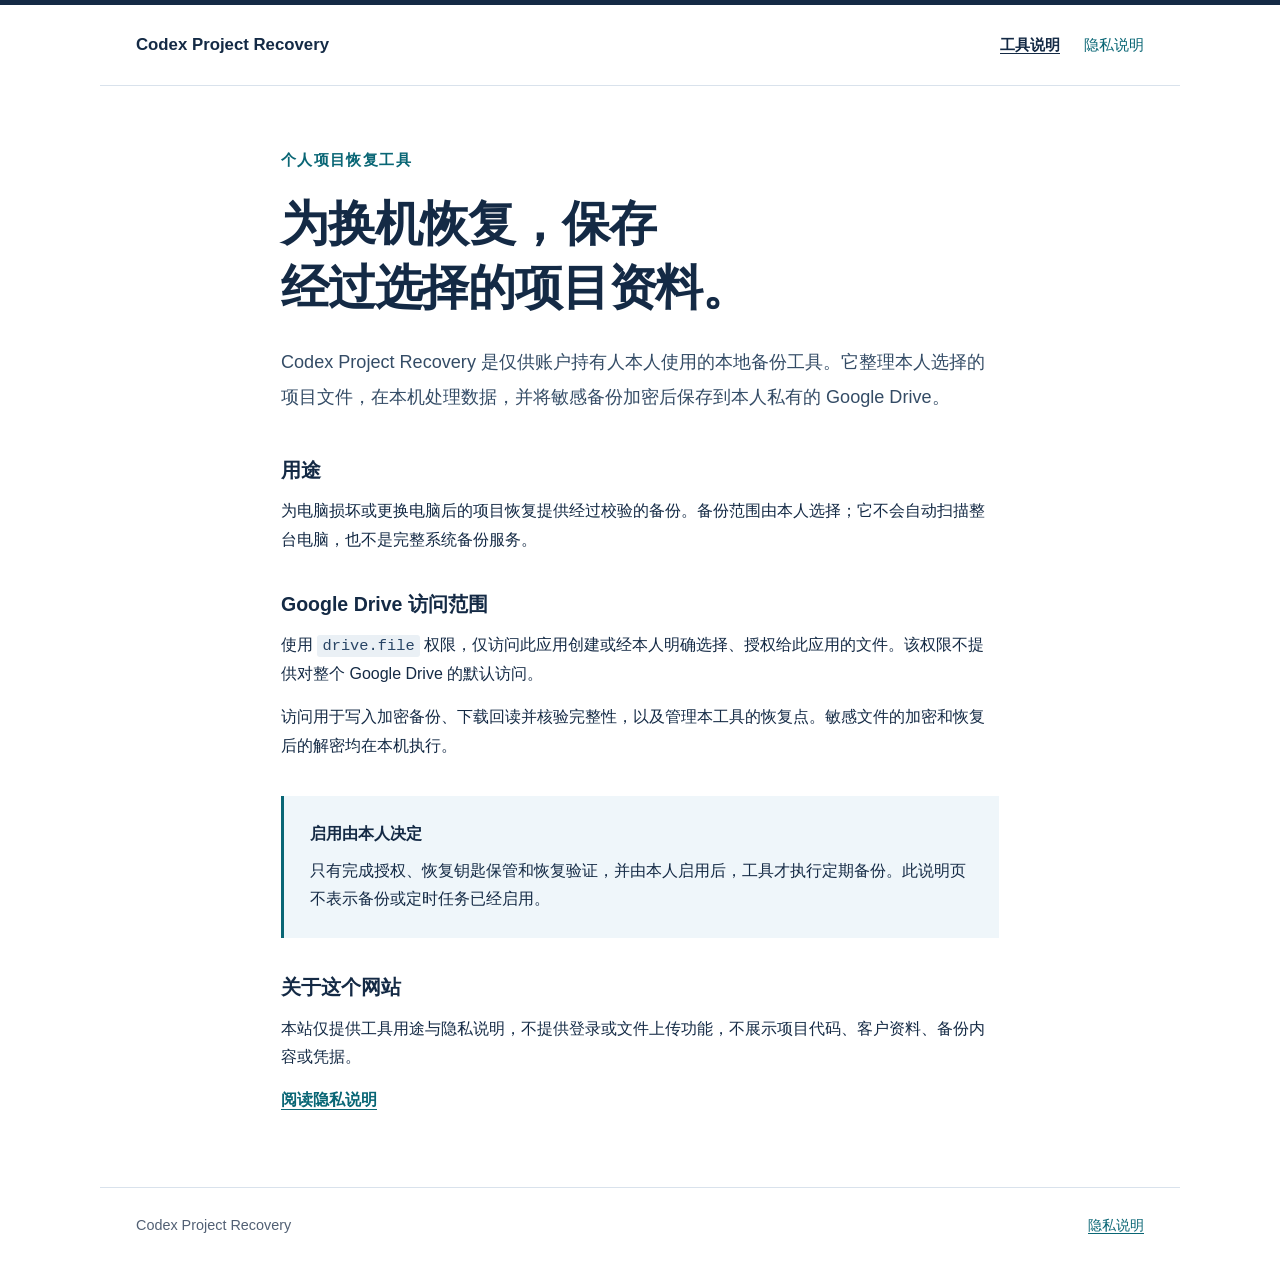
<file: index.html>
<!doctype html>
<html lang="zh-CN">
<head>
  <meta charset="utf-8">
  <meta name="viewport" content="width=device-width, initial-scale=1">
  <meta name="description" content="Codex Project Recovery：个人项目备份工具的用途与隐私说明。">
  <title>Codex Project Recovery · 工具说明</title>
  <link rel="icon" type="image/svg+xml" href="data:image/svg+xml,%3Csvg xmlns='http://www.w3.org/2000/svg' viewBox='0 0 32 32'%3E%3Crect width='32' height='32' rx='7' fill='%23132542'/%3E%3Cpath d='M9 10h14v13H9zM12 7h8M12 15h8M12 19h5' fill='none' stroke='%237ad9e1' stroke-width='2'/%3E%3C/svg%3E">
  <link rel="stylesheet" href="style.css">
</head>
<body>
  <header><a class="brand" href="./">Codex Project Recovery</a><nav aria-label="主导航"><a aria-current="page" href="./">工具说明</a><a href="privacy.html">隐私说明</a></nav></header>
  <main id="main">
    <p class="eyebrow">个人项目恢复工具</p>
    <h1>为换机恢复，保存<br class="desktop-break">经过选择的项目资料。</h1>
    <p class="intro">Codex Project Recovery 是仅供账户持有人本人使用的本地备份工具。它整理本人选择的项目文件，在本机处理数据，并将敏感备份加密后保存到本人私有的 Google Drive。</p>
    <section aria-labelledby="purpose"><h2 id="purpose">用途</h2><p>为电脑损坏或更换电脑后的项目恢复提供经过校验的备份。备份范围由本人选择；它不会自动扫描整台电脑，也不是完整系统备份服务。</p></section>
    <section aria-labelledby="access"><h2 id="access">Google Drive 访问范围</h2><p>使用 <code>drive.file</code> 权限，仅访问此应用创建或经本人明确选择、授权给此应用的文件。该权限不提供对整个 Google Drive 的默认访问。</p><p>访问用于写入加密备份、下载回读并核验完整性，以及管理本工具的恢复点。敏感文件的加密和恢复后的解密均在本机执行。</p></section>
    <aside><strong>启用由本人决定</strong><p>只有完成授权、恢复钥匙保管和恢复验证，并由本人启用后，工具才执行定期备份。此说明页不表示备份或定时任务已经启用。</p></aside>
    <section aria-labelledby="site"><h2 id="site">关于这个网站</h2><p>本站仅提供工具用途与隐私说明，不提供登录或文件上传功能，不展示项目代码、客户资料、备份内容或凭据。</p><a class="text-link" href="privacy.html">阅读隐私说明</a></section>
  </main>
  <footer><span>Codex Project Recovery</span><a href="privacy.html">隐私说明</a></footer>
</body>
</html>
</file>
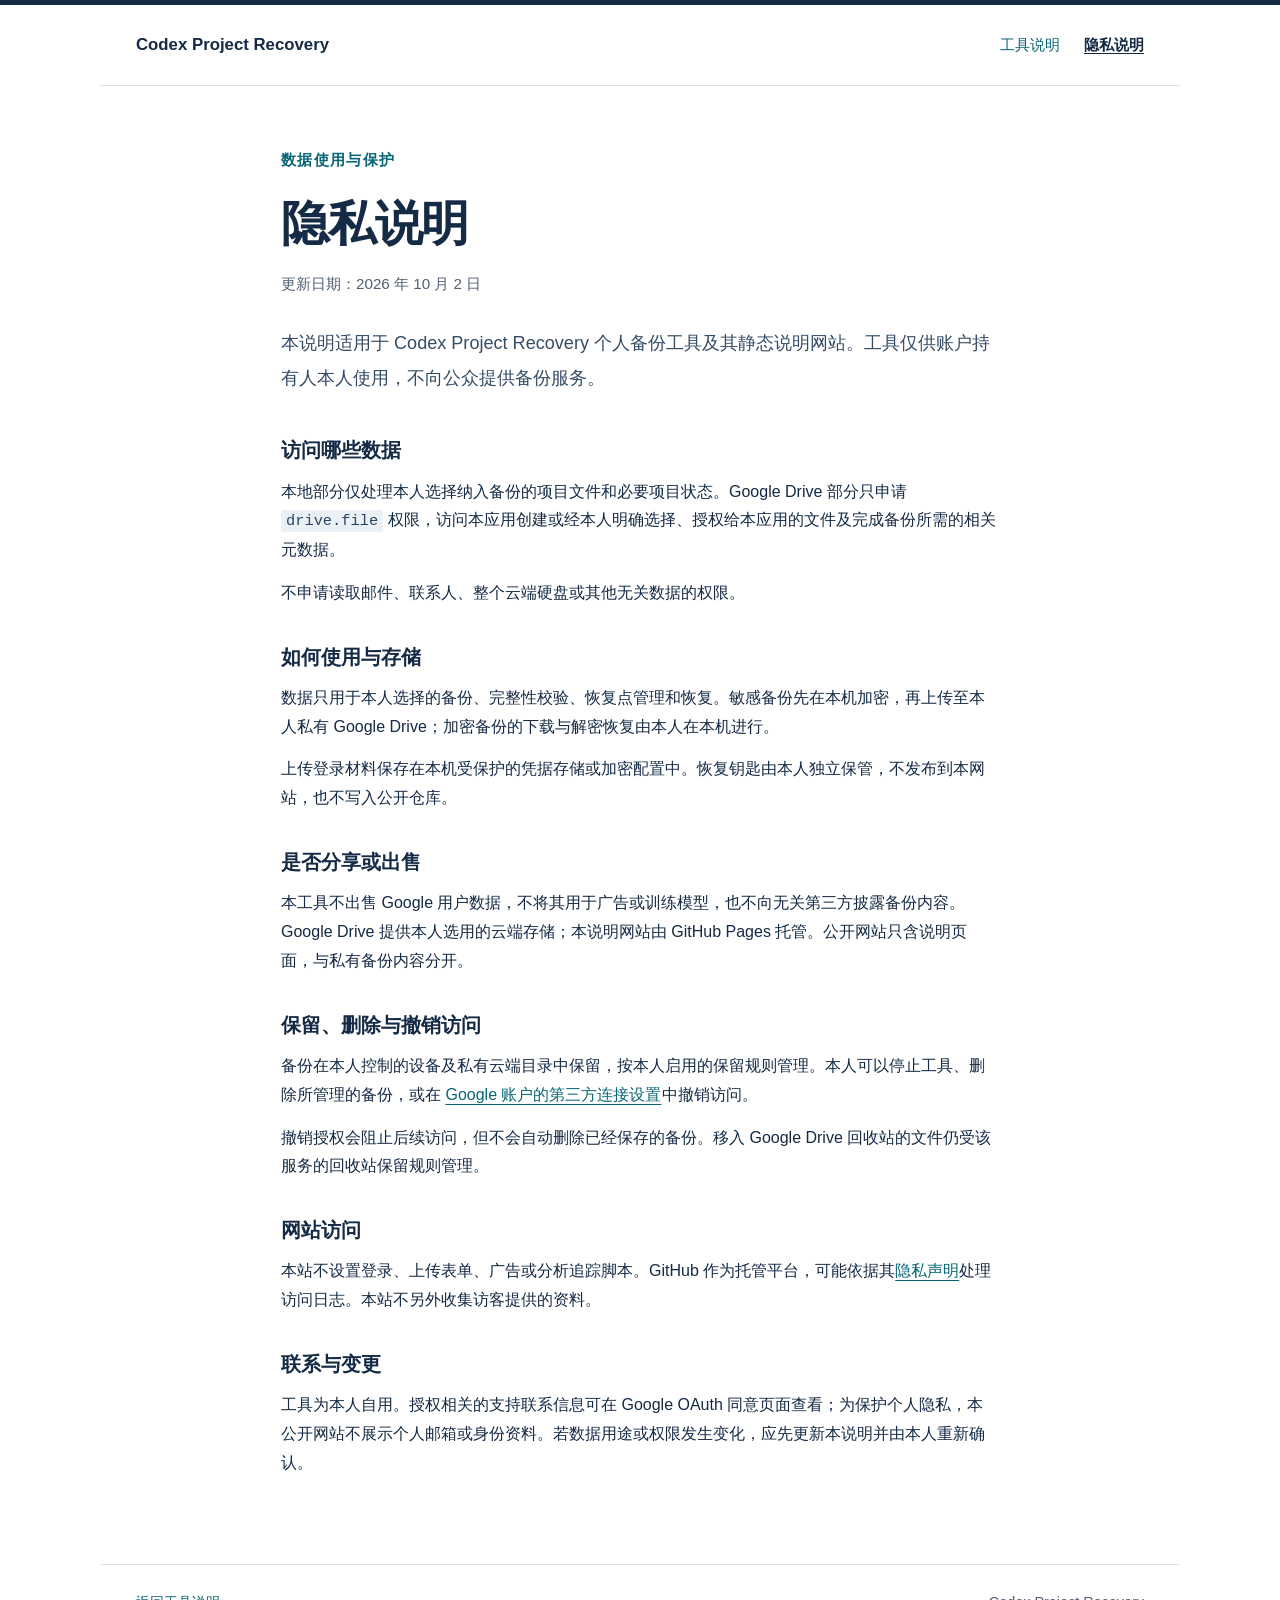
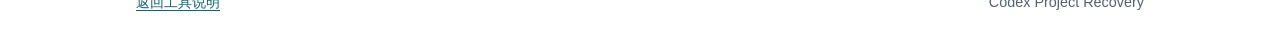
<file: privacy.html>
<!doctype html>
<html lang="zh-CN">
<head>
  <meta charset="utf-8">
  <meta name="viewport" content="width=device-width, initial-scale=1">
  <meta name="description" content="Codex Project Recovery 如何访问、处理、存储及保护个人备份数据。">
  <title>隐私说明 · Codex Project Recovery</title>
  <link rel="icon" type="image/svg+xml" href="data:image/svg+xml,%3Csvg xmlns='http://www.w3.org/2000/svg' viewBox='0 0 32 32'%3E%3Crect width='32' height='32' rx='7' fill='%23132542'/%3E%3Cpath d='M9 10h14v13H9zM12 7h8M12 15h8M12 19h5' fill='none' stroke='%237ad9e1' stroke-width='2'/%3E%3C/svg%3E">
  <link rel="stylesheet" href="style.css">
</head>
<body>
  <header><a class="brand" href="./">Codex Project Recovery</a><nav aria-label="主导航"><a href="./">工具说明</a><a aria-current="page" href="privacy.html">隐私说明</a></nav></header>
  <main id="main">
    <p class="eyebrow">数据使用与保护</p>
    <h1>隐私说明</h1>
    <p class="date">更新日期：2026 年 10 月 2 日</p>
    <p class="intro">本说明适用于 Codex Project Recovery 个人备份工具及其静态说明网站。工具仅供账户持有人本人使用，不向公众提供备份服务。</p>
    <section><h2>访问哪些数据</h2><p>本地部分仅处理本人选择纳入备份的项目文件和必要项目状态。Google Drive 部分只申请 <code>drive.file</code> 权限，访问本应用创建或经本人明确选择、授权给本应用的文件及完成备份所需的相关元数据。</p><p>不申请读取邮件、联系人、整个云端硬盘或其他无关数据的权限。</p></section>
    <section><h2>如何使用与存储</h2><p>数据只用于本人选择的备份、完整性校验、恢复点管理和恢复。敏感备份先在本机加密，再上传至本人私有 Google Drive；加密备份的下载与解密恢复由本人在本机进行。</p><p>上传登录材料保存在本机受保护的凭据存储或加密配置中。恢复钥匙由本人独立保管，不发布到本网站，也不写入公开仓库。</p></section>
    <section><h2>是否分享或出售</h2><p>本工具不出售 Google 用户数据，不将其用于广告或训练模型，也不向无关第三方披露备份内容。Google Drive 提供本人选用的云端存储；本说明网站由 GitHub Pages 托管。公开网站只含说明页面，与私有备份内容分开。</p></section>
    <section><h2>保留、删除与撤销访问</h2><p>备份在本人控制的设备及私有云端目录中保留，按本人启用的保留规则管理。本人可以停止工具、删除所管理的备份，或在 <a href="https://myaccount.google.com/connections" rel="noreferrer">Google 账户的第三方连接设置</a>中撤销访问。</p><p>撤销授权会阻止后续访问，但不会自动删除已经保存的备份。移入 Google Drive 回收站的文件仍受该服务的回收站保留规则管理。</p></section>
    <section><h2>网站访问</h2><p>本站不设置登录、上传表单、广告或分析追踪脚本。GitHub 作为托管平台，可能依据其<a href="https://docs.github.com/en/site-policy/privacy-policies/github-general-privacy-statement" rel="noreferrer">隐私声明</a>处理访问日志。本站不另外收集访客提供的资料。</p></section>
    <section><h2>联系与变更</h2><p>工具为本人自用。授权相关的支持联系信息可在 Google OAuth 同意页面查看；为保护个人隐私，本公开网站不展示个人邮箱或身份资料。若数据用途或权限发生变化，应先更新本说明并由本人重新确认。</p></section>
  </main>
  <footer><a href="./">返回工具说明</a><span>Codex Project Recovery</span></footer>
</body>
</html>
</file>
<file: style.css>
:root{color-scheme:light;--ink:#142a45;--muted:#526074;--line:#d9e2ec;--accent:#096675;--panel:#eff6fa;font-family:-apple-system,BlinkMacSystemFont,"Segoe UI","PingFang SC","Hiragino Sans GB","Microsoft YaHei",sans-serif;font-size:16px;line-height:1.8;background:#fff;color:var(--ink)}
*{box-sizing:border-box}body{margin:0;border-top:5px solid var(--ink)}a{color:var(--accent);text-underline-offset:.22em}a:hover{text-decoration-thickness:2px}a:focus-visible{outline:3px solid #128494;outline-offset:5px;border-radius:2px}header,footer{max-width:1080px;margin:auto;padding:25px 36px;display:flex;justify-content:space-between;align-items:center;gap:20px}header{border-bottom:1px solid var(--line)}.brand{color:var(--ink);font-weight:750;text-decoration:none;font-size:1.05rem}nav{display:flex;gap:24px}nav a{text-decoration:none;font-size:.95rem}nav [aria-current="page"]{color:var(--ink);text-decoration:underline;font-weight:650}main{max-width:790px;margin:auto;padding:60px 36px 72px}.eyebrow{margin:0 0 18px;font-size:.95rem;letter-spacing:.09em;font-weight:650;color:var(--accent)}h1{font-size:clamp(2rem,4.5vw,3rem);line-height:1.35;letter-spacing:-.025em;margin:0 0 24px;font-weight:750}.intro{font-size:1.13rem;line-height:1.95;color:#344c66;margin:0 0 40px}section{margin-top:35px}h2{font-size:1.22rem;line-height:1.5;margin:0 0 12px}p{margin:0 0 14px}aside{margin-top:35px;padding:24px 26px;border-left:3px solid var(--accent);background:var(--panel)}aside strong{display:block;margin-bottom:8px}aside p{margin:0}code{font-size:.96em;padding:2px 5px;border-radius:3px;background:#eaf0f5;color:#294565}.text-link{font-weight:650}.date{color:var(--muted);font-size:.95rem;margin-top:-10px;margin-bottom:28px}footer{border-top:1px solid var(--line);font-size:.9rem;color:var(--muted)}
@media(max-width:600px){header,footer{padding:20px 22px;align-items:flex-start;flex-direction:column;gap:12px}main{padding:38px 22px 50px}.desktop-break{display:none}nav{gap:22px}.intro{font-size:1.05rem}aside{padding:20px}.brand{font-size:1rem}}
</file>
